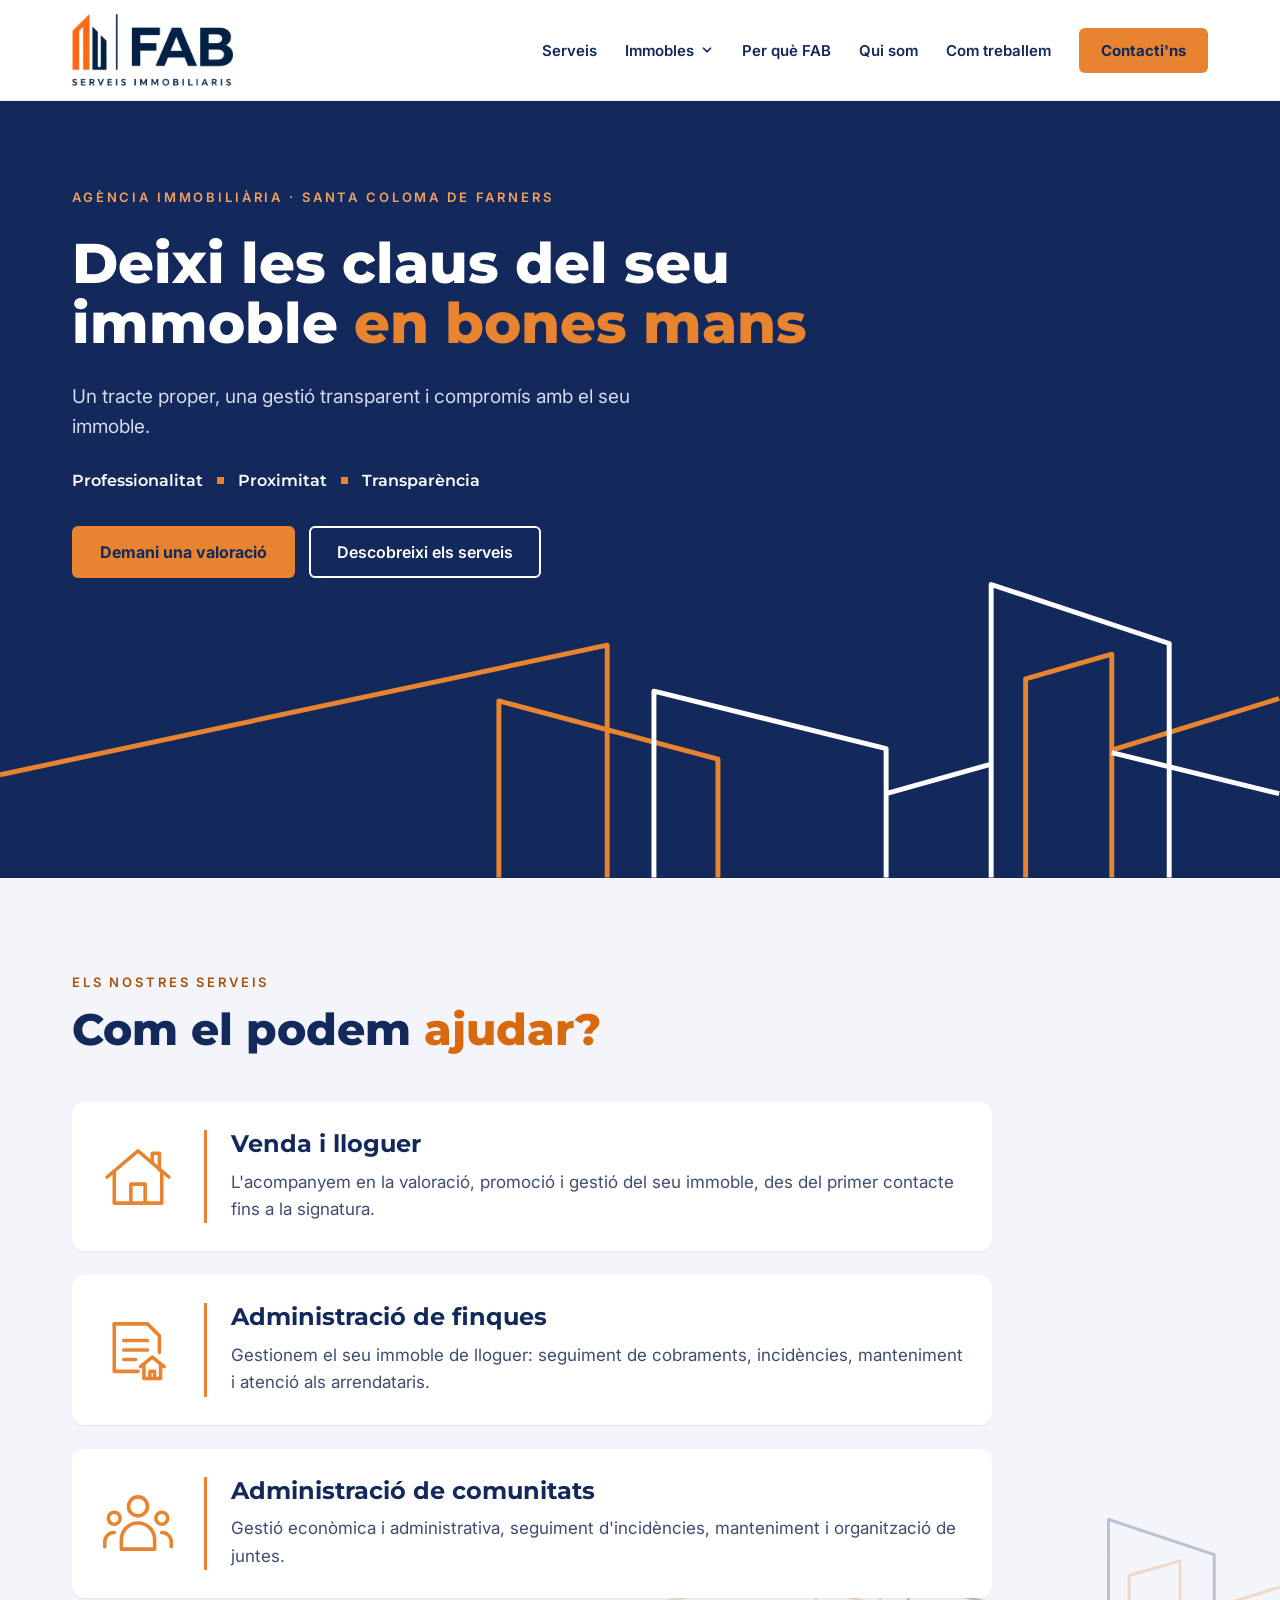
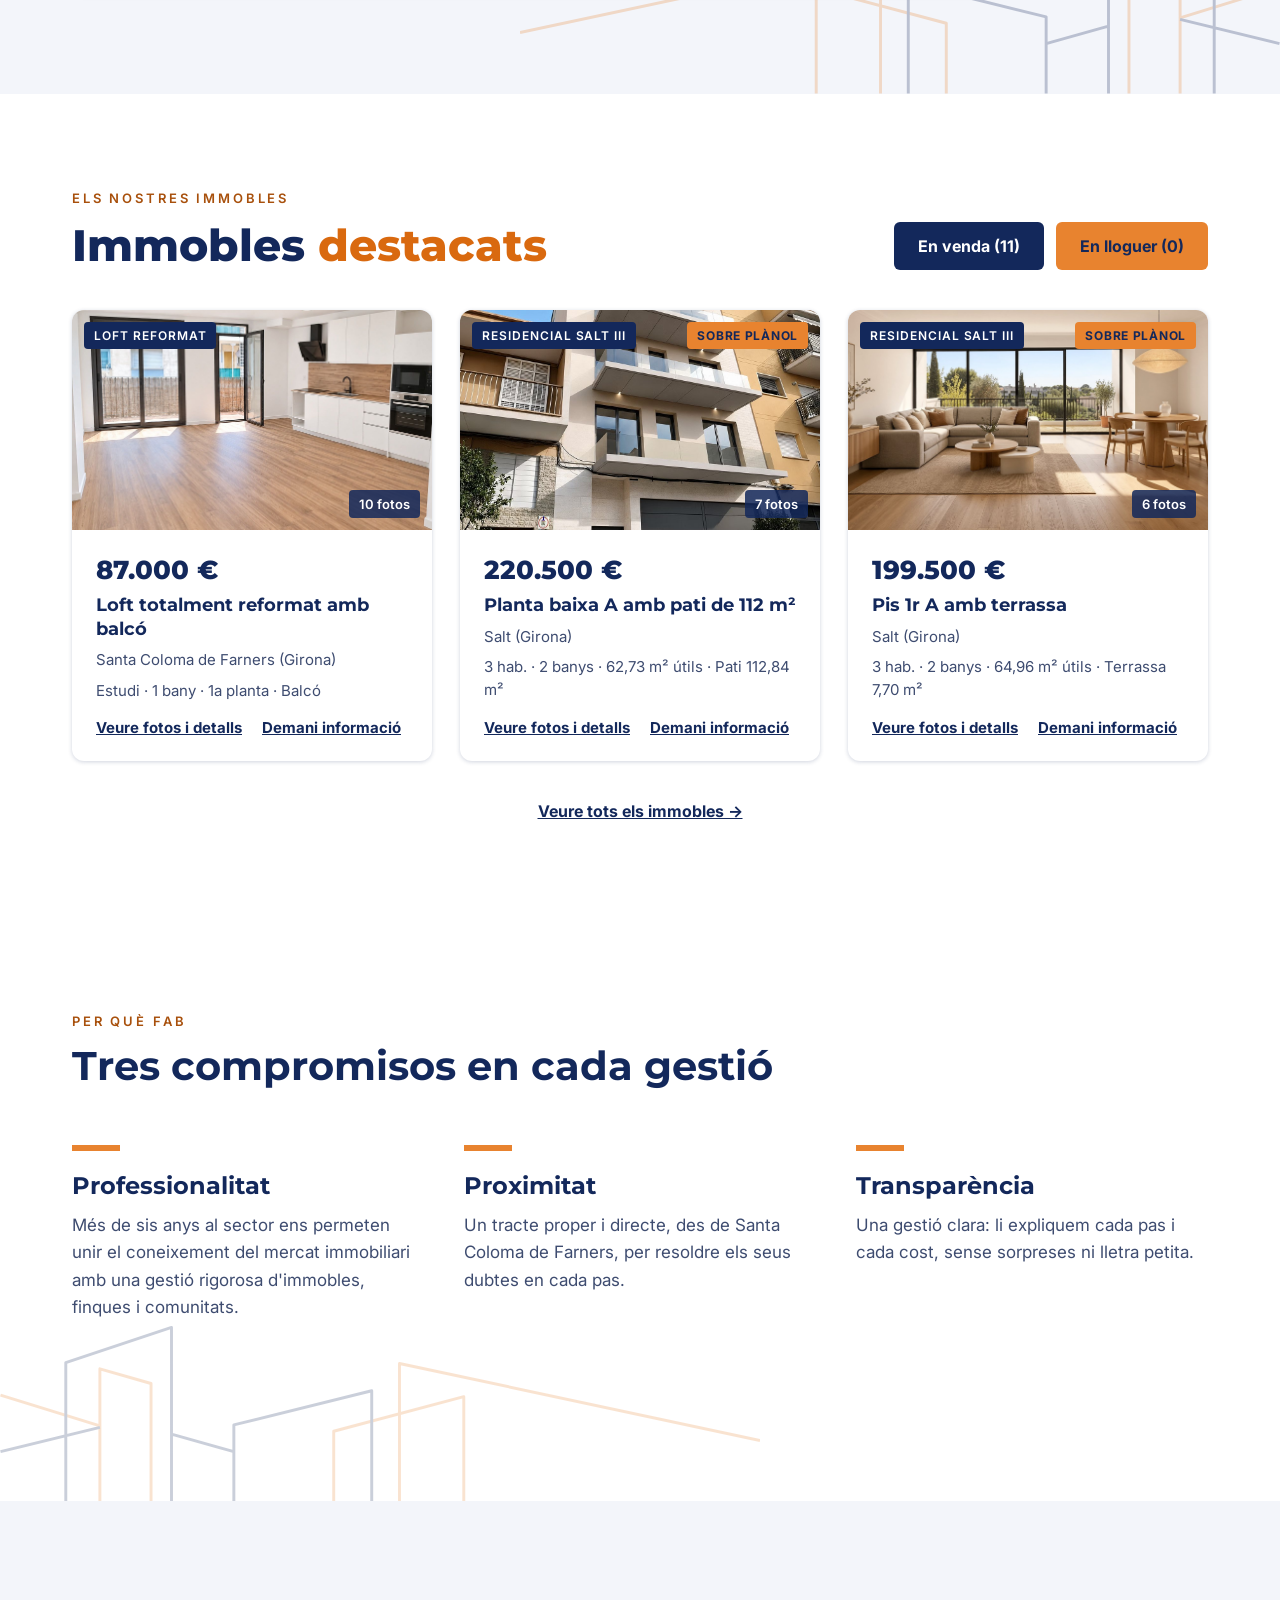
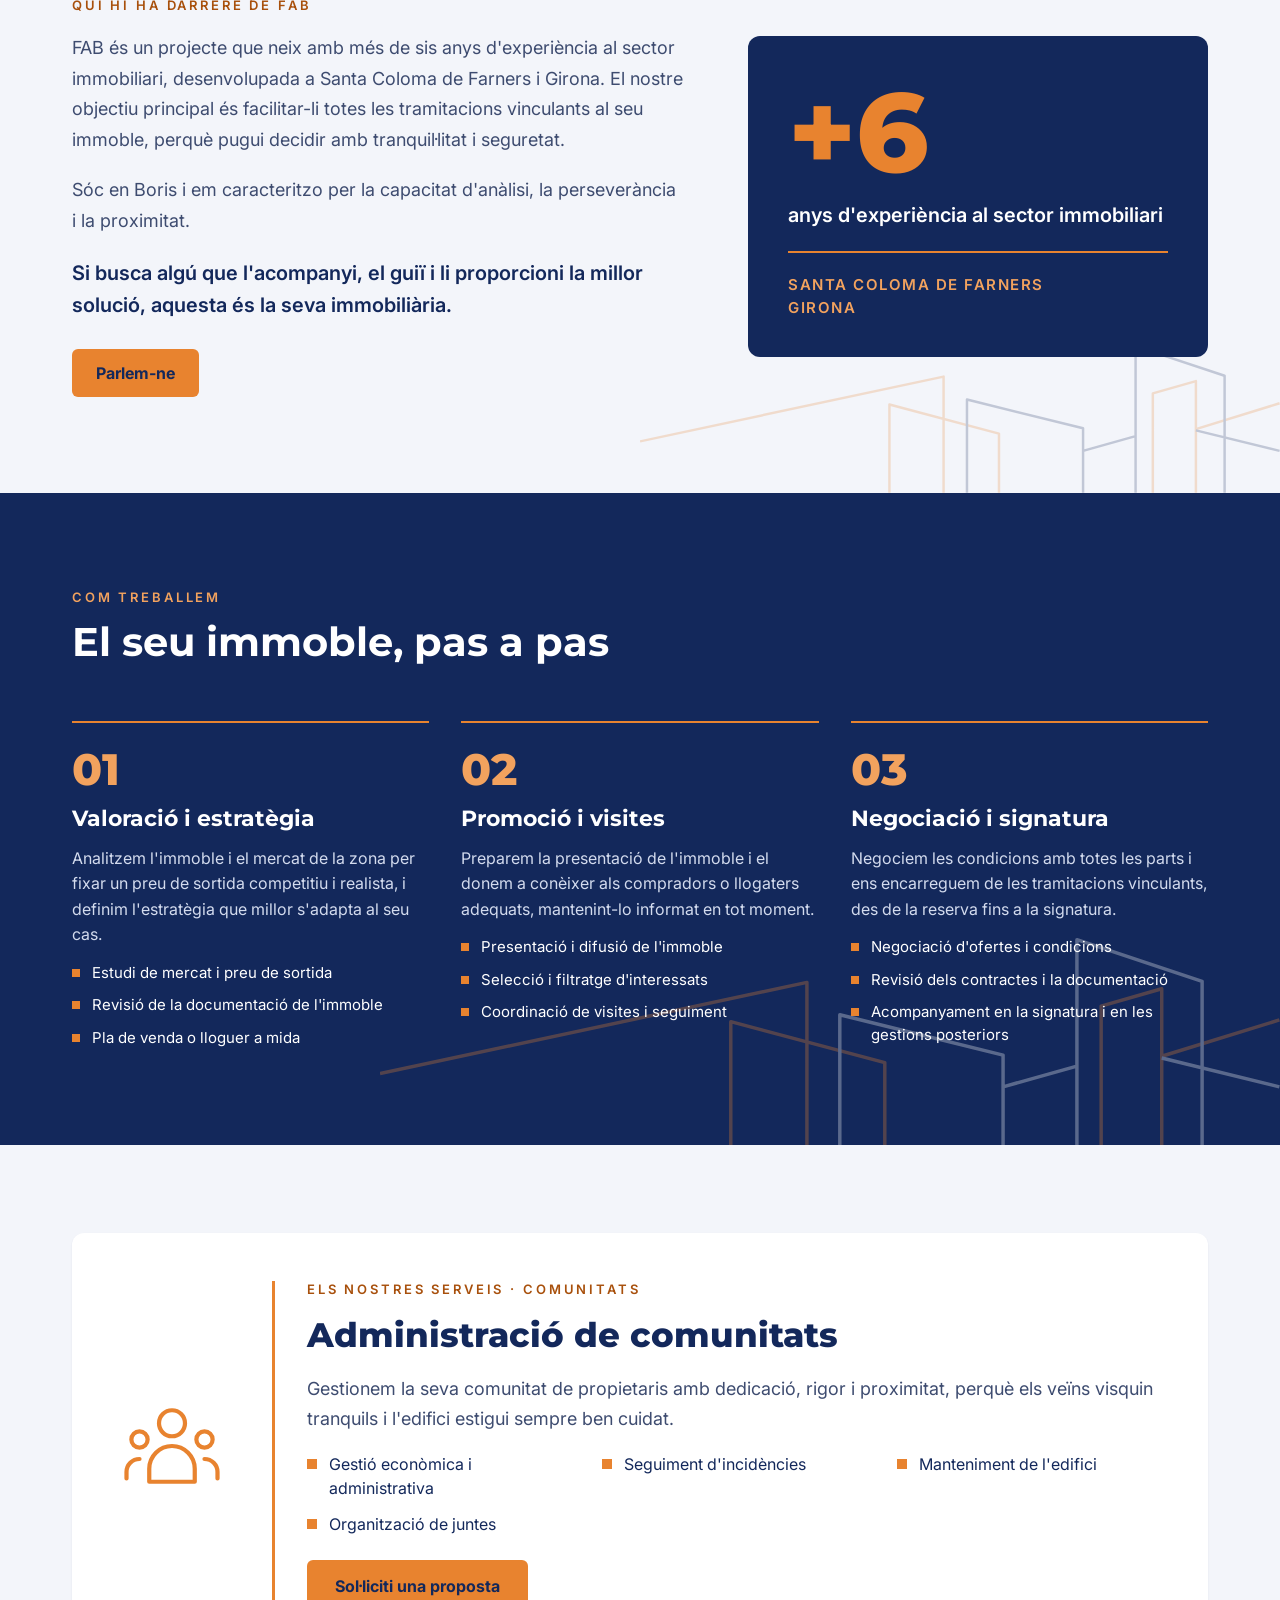
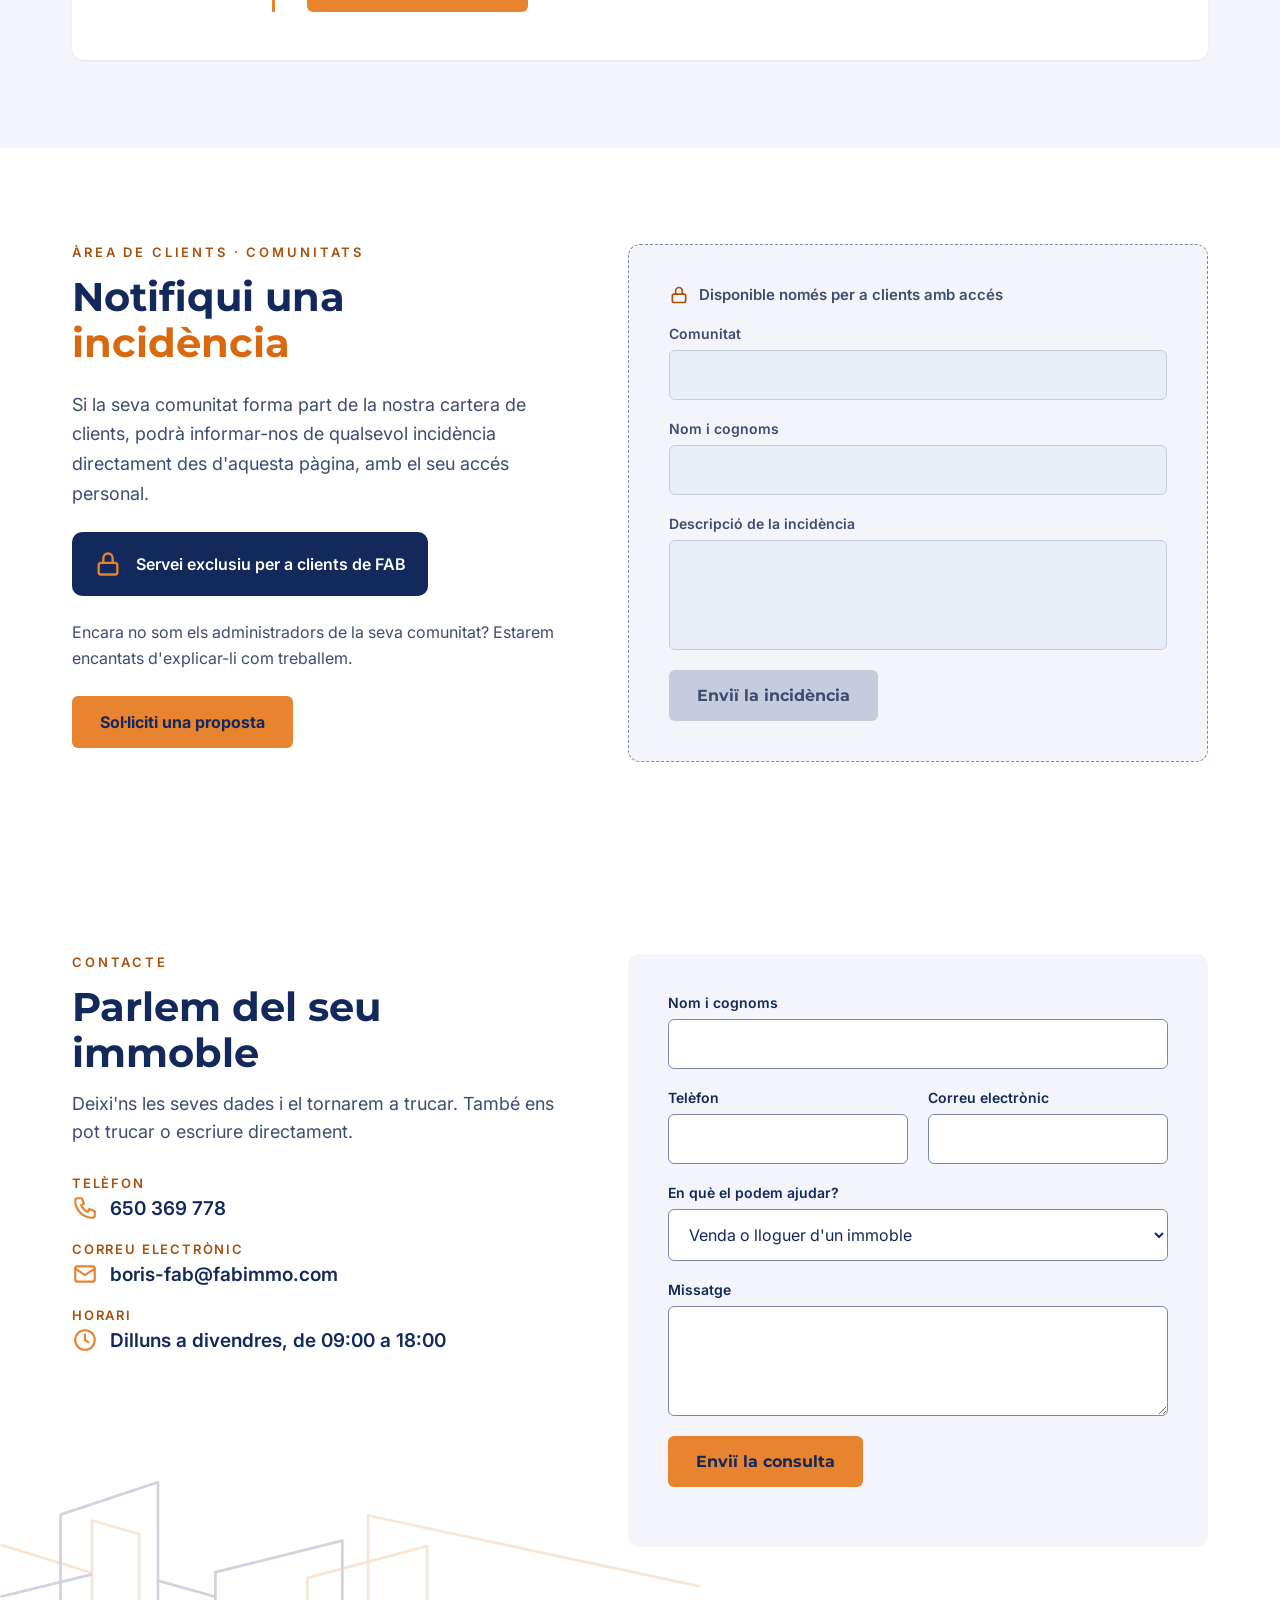
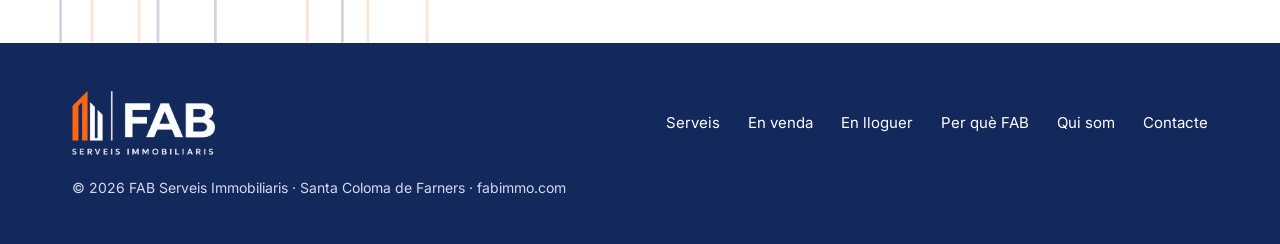
<file: index.html>
<!doctype html>
<html lang="ca">
<head>
<meta charset="utf-8">
<meta name="viewport" content="width=device-width, initial-scale=1">
<title>FAB Serveis Immobiliaris · Santa Coloma de Farners</title>
<meta name="description" content="FAB Serveis Immobiliaris: venda i lloguer, administració de finques i administració de comunitats a Santa Coloma de Farners i Girona.">
<meta name="theme-color" content="#13285B">
<link rel="icon" type="image/png" href="logo-web.png">
<link rel="preconnect" href="https://fonts.googleapis.com">
<link rel="preconnect" href="https://fonts.gstatic.com" crossorigin>
<link href="https://fonts.googleapis.com/css2?family=Inter:wght@400;500;600&family=Montserrat:wght@500;600;700;800&display=swap" rel="stylesheet">
<style>html{scroll-behavior:smooth}
body{margin:0;font-family:Inter,system-ui,sans-serif;color:#13285B;background:#FFFFFF}
h1,h2,h3{font-family:Montserrat,system-ui,sans-serif;margin:0}
p{margin:0}
a{color:#13285B}a:hover{color:#A8500C}
a:focus-visible,button:focus-visible,input:focus-visible,select:focus-visible,textarea:focus-visible{outline:3px solid #E8832F;outline-offset:2px}

[hidden]{display:none!important}
</style>
<link rel="stylesheet" href="immobles.css">
</head>
<body>
<div style="min-width: 0; background: #FFFFFF">

<header style="background: #FFFFFF; border-bottom: 1px solid #E3E8F2">
<div style="max-width: 1200px; margin: 0 auto; padding: 14px 32px; box-sizing: border-box; display: flex; flex-wrap: wrap; align-items: center; justify-content: space-between; gap: 16px">
<a href="#inici" style="display: block; line-height: 0">
<img src="logo-web.png" alt="FAB Serveis Immobiliaris, inici" style="height: 72px; width: auto; display: block">
</a>
<nav aria-label="Principal" style="display: flex; flex-wrap: wrap; align-items: center; gap: 8px 28px">
<a href="#serveis" style="font-size: 15px; font-weight: 600; text-decoration: none; padding: 10px 0">Serveis</a>
<button type="button" aria-haspopup="true" id="menuBtn" aria-expanded="false" style="font-family: Inter, sans-serif; font-size: 15px; font-weight: 600; color: #13285B; background: none; border: 0; padding: 10px 0; cursor: pointer; display: flex; align-items: center; gap: 6px">Immobles
<svg id="chevUp" hidden width="14" height="14" viewBox="0 0 24 24" fill="none" stroke="#13285B" stroke-width="3" stroke-linecap="round" stroke-linejoin="round" aria-hidden="true"><path d="m6 15 6-6 6 6"></path></svg>
<svg id="chevDown" width="14" height="14" viewBox="0 0 24 24" fill="none" stroke="#13285B" stroke-width="3" stroke-linecap="round" stroke-linejoin="round" aria-hidden="true"><path d="m6 9 6 6 6-6"></path></svg>
</button>
<a href="#per-que-fab" style="font-size: 15px; font-weight: 600; text-decoration: none; padding: 10px 0">Per què FAB</a>
<a href="#qui-som" style="font-size: 15px; font-weight: 600; text-decoration: none; padding: 10px 0">Qui som</a>
<a href="#com-treballem" style="font-size: 15px; font-weight: 600; text-decoration: none; padding: 10px 0">Com treballem</a>
<a href="#contacte" style="font-size: 15px; font-weight: 700; text-decoration: none; background: #E8832F; color: #13285B; padding: 13px 22px; border-radius: 6px">Contacti'ns</a>
</nav>
</div>
<div id="menuPanel" hidden style="background: #F3F5FA; border-top: 1px solid #E3E8F2">
<div style="max-width: 1200px; margin: 0 auto; padding: 18px 32px; box-sizing: border-box; display: flex; flex-wrap: wrap; align-items: center; gap: 12px 16px">
<span style="font-size: 13px; font-weight: 600; letter-spacing: 0.18em; color: #A8500C; margin-right: 8px">ELS NOSTRES IMMOBLES</span>
<a href="immobles.html?op=venda" style="font-size: 16px; font-weight: 700; text-decoration: none; background: #13285B; color: #FFFFFF; padding: 12px 24px; border-radius: 6px">En venda</a>
<a href="immobles.html?op=lloguer" style="font-size: 16px; font-weight: 700; text-decoration: none; background: #E8832F; color: #13285B; padding: 12px 24px; border-radius: 6px">En lloguer</a>
</div>
</div>
</header>

<section id="inici" style="background: #13285B; color: #FFFFFF; position: relative; overflow: hidden; z-index: 0">
<svg viewBox="0 0 1560 360" aria-hidden="true" style="position: absolute; left: 0; bottom: 0; width: 100%; height: auto; z-index: -1; color: #FFFFFF">
<path d="M0 235 L740 77 V360 M608 360 V145 L875 216 V360 M1250 360 V118 L1355 88 V360 M1355 205 L1559 142" fill="none" stroke="#E8832F" stroke-width="6" stroke-linejoin="round"></path>
<path d="M797 360 V133 L1080 203 V360 M1080 258 L1208 222 M1208 360 V3 L1425 75 V360 M1355 208 L1559 258" fill="none" stroke="currentColor" stroke-width="6" stroke-linejoin="round"></path>
</svg>
<div style="max-width: 1200px; margin: 0 auto; padding: 88px 32px 300px; box-sizing: border-box; display: flex; flex-wrap: wrap; align-items: center; gap: 56px">
<div style="flex: 1 1 460px; max-width: 760px; min-width: 0; display: flex; flex-direction: column; gap: 28px">
<span style="font-size: 13px; font-weight: 600; letter-spacing: 0.22em; color: #F2A25E">AGÈNCIA IMMOBILIÀRIA · SANTA COLOMA DE FARNERS</span>
<h1 style="font-size: clamp(38px, 9vw, 56px); line-height: 1.08; font-weight: 800; color: #FFFFFF; overflow-wrap: break-word">Deixi les claus del seu immoble <span style="color: #E8832F">en bones mans</span></h1>
<p style="font-size: 19px; line-height: 1.6; color: #D3DBEE; max-width: 560px">Un tracte proper, una gestió transparent i compromís amb el seu immoble.</p>
<p style="font-family: Montserrat, sans-serif; font-size: 16px; font-weight: 600; color: #FFFFFF; display: flex; flex-wrap: wrap; align-items: center; gap: 10px 14px">
<span>Professionalitat</span><span aria-hidden="true" style="width: 7px; height: 7px; background: #E8832F"></span><span>Proximitat</span><span aria-hidden="true" style="width: 7px; height: 7px; background: #E8832F"></span><span>Transparència</span>
</p>
<div style="display: flex; flex-wrap: wrap; gap: 14px; padding-top: 8px">
<a href="#contacte" style="font-size: 16px; font-weight: 700; text-decoration: none; background: #E8832F; color: #13285B; padding: 16px 28px; border-radius: 6px">Demani una valoració</a>
<a href="#serveis" style="font-size: 16px; font-weight: 600; text-decoration: none; color: #FFFFFF; border: 2px solid #FFFFFF; padding: 14px 26px; border-radius: 6px">Descobreixi els serveis</a>
</div>
</div>
</div>
</section>

<section id="serveis" style="background: #F3F5FA; position: relative; overflow: hidden; z-index: 0">
<svg viewBox="0 0 1560 360" aria-hidden="true" style="position: absolute; right: 0; bottom: 0; width: 760px; max-width: 70%; height: auto; z-index: -1; opacity: 0.25; color: #13285B">
<path d="M0 235 L740 77 V360 M608 360 V145 L875 216 V360 M1250 360 V118 L1355 88 V360 M1355 205 L1559 142" fill="none" stroke="#E8832F" stroke-width="6" stroke-linejoin="round"></path>
<path d="M797 360 V133 L1080 203 V360 M1080 258 L1208 222 M1208 360 V3 L1425 75 V360 M1355 208 L1559 258" fill="none" stroke="currentColor" stroke-width="6" stroke-linejoin="round"></path>
</svg>
<div style="max-width: 1200px; margin: 0 auto; padding: 96px 32px; box-sizing: border-box; display: flex; flex-direction: column; gap: 48px">
<div style="display: flex; flex-direction: column; gap: 14px; max-width: 680px">
<span style="font-size: 13px; font-weight: 600; letter-spacing: 0.22em; color: #A8500C">ELS NOSTRES SERVEIS</span>
<h2 style="font-size: 44px; line-height: 1.15; font-weight: 800">Com el podem <span style="color: #D9690F">ajudar?</span></h2>
</div>
<div style="display: flex; flex-direction: column; gap: 24px; max-width: 920px">

<article style="background: #FFFFFF; border-radius: 12px; padding: 28px; box-sizing: border-box; display: flex; flex-wrap: wrap; align-items: center; gap: 20px 28px; box-shadow: 0 1px 2px rgba(19,40,91,0.08)">
<svg width="76" height="76" viewBox="0 0 64 64" fill="none" stroke="#E8832F" stroke-width="3" stroke-linecap="round" stroke-linejoin="round" aria-hidden="true" style="flex: none"><path d="M6 32 32 10l26 22"></path><path d="M44 20v-8h6v14"></path><path d="M12 28v26h40V28"></path><path d="M26 54V38h12v16"></path></svg>
<div style="flex: 1 1 240px; min-width: 0; box-sizing: border-box; display: flex; flex-direction: column; gap: 10px; border-left: 3px solid #E8832F; padding-left: 24px; overflow-wrap: anywhere">
<h3 style="font-size: 24px; line-height: 1.2; font-weight: 700">Venda i lloguer</h3>
<p style="font-size: 17px; line-height: 1.6; color: #3E4C70">L'acompanyem en la valoració, promoció i gestió del seu immoble, des del primer contacte fins a la signatura.</p>
</div>
</article>

<article style="background: #FFFFFF; border-radius: 12px; padding: 28px; box-sizing: border-box; display: flex; flex-wrap: wrap; align-items: center; gap: 20px 28px; box-shadow: 0 1px 2px rgba(19,40,91,0.08)">
<svg width="76" height="76" viewBox="0 0 64 64" fill="none" stroke="#E8832F" stroke-width="3" stroke-linecap="round" stroke-linejoin="round" aria-hidden="true" style="flex: none"><path d="M12 10h28l10 10v14"></path><path d="M12 10v40h20"></path><path d="M20 24h20M20 32h20M20 40h10"></path><path d="M34 46l10-8 10 8"></path><path d="M37 44v12h14V44"></path><path d="M42 56v-6h4v6"></path></svg>
<div style="flex: 1 1 240px; min-width: 0; box-sizing: border-box; display: flex; flex-direction: column; gap: 10px; border-left: 3px solid #E8832F; padding-left: 24px; overflow-wrap: anywhere">
<h3 style="font-size: 24px; line-height: 1.2; font-weight: 700">Administració de finques</h3>
<p style="font-size: 17px; line-height: 1.6; color: #3E4C70">Gestionem el seu immoble de lloguer: seguiment de cobraments, incidències, manteniment i atenció als arrendataris.</p>
</div>
</article>

<article style="background: #FFFFFF; border-radius: 12px; padding: 28px; box-sizing: border-box; display: flex; flex-wrap: wrap; align-items: center; gap: 20px 28px; box-shadow: 0 1px 2px rgba(19,40,91,0.08)">
<svg width="76" height="76" viewBox="0 0 64 64" fill="none" stroke="#E8832F" stroke-width="3" stroke-linecap="round" stroke-linejoin="round" aria-hidden="true" style="flex: none"><circle cx="32" cy="18" r="8"></circle><path d="M18 54v-8a14 14 0 0 1 28 0v8z"></path><circle cx="12" cy="28" r="5"></circle><path d="M4 52v-4a8 8 0 0 1 8-8"></path><circle cx="52" cy="28" r="5"></circle><path d="M60 52v-4a8 8 0 0 0-8-8"></path></svg>
<div style="flex: 1 1 240px; min-width: 0; box-sizing: border-box; display: flex; flex-direction: column; gap: 10px; border-left: 3px solid #E8832F; padding-left: 24px; overflow-wrap: anywhere">
<h3 style="font-size: 24px; line-height: 1.2; font-weight: 700">Administració de comunitats</h3>
<p style="font-size: 17px; line-height: 1.6; color: #3E4C70">Gestió econòmica i administrativa, seguiment d'incidències, manteniment i organització de juntes.</p>
</div>
</article>

</div>
</div>
</section>

<section id="immobles" style="background: #FFFFFF">
<div style="max-width: 1200px; margin: 0 auto; padding: 96px 32px; box-sizing: border-box; display: flex; flex-direction: column; gap: 40px">
<div style="display: flex; flex-wrap: wrap; align-items: flex-end; justify-content: space-between; gap: 20px">
<div style="display: flex; flex-direction: column; gap: 14px">
<span style="font-size: 13px; font-weight: 600; letter-spacing: 0.22em; color: #A8500C">ELS NOSTRES IMMOBLES</span>
<h2 style="font-size: 44px; line-height: 1.15; font-weight: 800">Immobles <span style="color: #D9690F">destacats</span></h2>
</div>
<div style="display: flex; flex-wrap: wrap; gap: 12px">
<a href="immobles.html?op=venda" style="font-size: 16px; font-weight: 700; text-decoration: none; background: #13285B; color: #FFFFFF; padding: 14px 24px; border-radius: 6px">En venda <span id="nVenda"></span></a>
<a href="immobles.html?op=lloguer" style="font-size: 16px; font-weight: 700; text-decoration: none; background: #E8832F; color: #13285B; padding: 14px 24px; border-radius: 6px">En lloguer <span id="nLloguer"></span></a>
</div>
</div>
<div id="destacatsGrid" style="display: flex; flex-wrap: wrap; gap: 28px"></div>
<a href="immobles.html?op=venda" style="align-self: center; font-size: 16px; font-weight: 700">Veure tots els immobles →</a>
</div>
</section>

<section id="per-que-fab" style="background: #FFFFFF; position: relative; overflow: hidden; z-index: 0">
<svg viewBox="0 0 1560 360" aria-hidden="true" style="position: absolute; left: 0; bottom: 0; width: 760px; max-width: 70%; height: auto; z-index: -1; opacity: 0.22; color: #13285B; transform: scaleX(-1)">
<path d="M0 235 L740 77 V360 M608 360 V145 L875 216 V360 M1250 360 V118 L1355 88 V360 M1355 205 L1559 142" fill="none" stroke="#E8832F" stroke-width="6" stroke-linejoin="round"></path>
<path d="M797 360 V133 L1080 203 V360 M1080 258 L1208 222 M1208 360 V3 L1425 75 V360 M1355 208 L1559 258" fill="none" stroke="currentColor" stroke-width="6" stroke-linejoin="round"></path>
</svg>
<div style="max-width: 1200px; margin: 0 auto; padding: 96px 32px 180px; box-sizing: border-box; display: flex; flex-direction: column; gap: 56px">
<div style="display: flex; flex-direction: column; gap: 14px; max-width: 720px">
<span style="font-size: 13px; font-weight: 600; letter-spacing: 0.22em; color: #A8500C">PER QUÈ FAB</span>
<h2 style="font-size: 40px; line-height: 1.15; font-weight: 700">Tres compromisos en cada gestió</h2>
</div>
<div style="display: flex; flex-wrap: wrap; gap: 40px 40px">
<div style="flex: 1 1 280px; min-width: 0; display: flex; flex-direction: column; gap: 12px">
<div style="width: 48px; height: 6px; background: #E8832F"></div>
<h3 style="font-size: 24px; font-weight: 700; padding-top: 8px">Professionalitat</h3>
<p style="font-size: 17px; line-height: 1.6; color: #3E4C70">Més de sis anys al sector ens permeten unir el coneixement del mercat immobiliari amb una gestió rigorosa d'immobles, finques i comunitats.</p>
</div>
<div style="flex: 1 1 280px; min-width: 0; display: flex; flex-direction: column; gap: 12px">
<div style="width: 48px; height: 6px; background: #E8832F"></div>
<h3 style="font-size: 24px; font-weight: 700; padding-top: 8px">Proximitat</h3>
<p style="font-size: 17px; line-height: 1.6; color: #3E4C70">Un tracte proper i directe, des de Santa Coloma de Farners, per resoldre els seus dubtes en cada pas.</p>
</div>
<div style="flex: 1 1 280px; min-width: 0; display: flex; flex-direction: column; gap: 12px">
<div style="width: 48px; height: 6px; background: #E8832F"></div>
<h3 style="font-size: 24px; font-weight: 700; padding-top: 8px">Transparència</h3>
<p style="font-size: 17px; line-height: 1.6; color: #3E4C70">Una gestió clara: li expliquem cada pas i cada cost, sense sorpreses ni lletra petita.</p>
</div>
</div>
</div>
</section>

<section id="qui-som" style="background: #F3F5FA; position: relative; overflow: hidden; z-index: 0">
<svg viewBox="0 0 1560 360" aria-hidden="true" style="position: absolute; right: 0; bottom: 0; width: 640px; max-width: 70%; height: auto; z-index: -1; opacity: 0.22; color: #13285B">
<path d="M0 235 L740 77 V360 M608 360 V145 L875 216 V360 M1250 360 V118 L1355 88 V360 M1355 205 L1559 142" fill="none" stroke="#E8832F" stroke-width="6" stroke-linejoin="round"></path>
<path d="M797 360 V133 L1080 203 V360 M1080 258 L1208 222 M1208 360 V3 L1425 75 V360 M1355 208 L1559 258" fill="none" stroke="currentColor" stroke-width="6" stroke-linejoin="round"></path>
</svg>
<div style="max-width: 1200px; margin: 0 auto; padding: 96px 32px; box-sizing: border-box; display: flex; flex-wrap: wrap; align-items: center; gap: 48px 64px">
<div style="flex: 1 1 440px; min-width: 0; display: flex; flex-direction: column; gap: 20px">
<h2 style="font-family: Inter, sans-serif; font-size: 13px; font-weight: 600; letter-spacing: 0.22em; color: #A8500C">QUI HI HA DARRERE DE FAB</h2>
<p style="font-size: 18px; line-height: 1.7; color: #3E4C70">FAB és un projecte que neix amb més de sis anys d'experiència al sector immobiliari, desenvolupada a Santa Coloma de Farners i Girona. El nostre objectiu principal és facilitar-li totes les tramitacions vinculants al seu immoble, perquè pugui decidir amb tranquil·litat i seguretat.</p>
<p style="font-size: 18px; line-height: 1.7; color: #3E4C70">Sóc en Boris i em caracteritzo per la capacitat d'anàlisi, la perseverància i la proximitat.</p>
<p style="font-size: 20px; line-height: 1.6; font-weight: 600; color: #13285B">Si busca algú que l'acompanyi, el guiï i li proporcioni la millor solució, aquesta és la seva immobiliària.</p>
<a href="#contacte" style="align-self: flex-start; font-size: 16px; font-weight: 700; text-decoration: none; background: #E8832F; color: #13285B; padding: 14px 24px; border-radius: 6px; margin-top: 8px">Parlem-ne</a>
</div>
<div style="flex: 1 1 320px; max-width: 460px; min-width: 0; background: #13285B; border-radius: 12px; padding: 40px; box-sizing: border-box; display: flex; flex-direction: column; gap: 14px">
<span style="font-family: Montserrat, sans-serif; font-size: 112px; font-weight: 800; line-height: 1; color: #E8832F">+6</span>
<span style="font-size: 20px; font-weight: 600; line-height: 1.35; color: #FFFFFF">anys d'experiència al sector immobiliari</span>
<div style="width: 100%; height: 2px; background: #E8832F; margin: 8px 0"></div>
<div style="display: flex; flex-direction: column; gap: 4px; font-size: 15px; font-weight: 600; letter-spacing: 0.1em; color: #F2A25E; overflow-wrap: anywhere"><span>SANTA COLOMA DE FARNERS</span><span>GIRONA</span></div>
</div>
</div>
</section>

<section id="com-treballem" style="background: #13285B; color: #FFFFFF; position: relative; overflow: hidden; z-index: 0">
<svg viewBox="0 0 1560 360" aria-hidden="true" style="position: absolute; right: 0; bottom: 0; width: 900px; max-width: 80%; height: auto; z-index: -1; opacity: 0.3; color: #FFFFFF">
<path d="M0 235 L740 77 V360 M608 360 V145 L875 216 V360 M1250 360 V118 L1355 88 V360 M1355 205 L1559 142" fill="none" stroke="#E8832F" stroke-width="6" stroke-linejoin="round"></path>
<path d="M797 360 V133 L1080 203 V360 M1080 258 L1208 222 M1208 360 V3 L1425 75 V360 M1355 208 L1559 258" fill="none" stroke="currentColor" stroke-width="6" stroke-linejoin="round"></path>
</svg>
<div style="max-width: 1200px; margin: 0 auto; padding: 96px 32px; box-sizing: border-box; display: flex; flex-direction: column; gap: 56px">
<div style="display: flex; flex-direction: column; gap: 14px; max-width: 680px">
<span style="font-size: 13px; font-weight: 600; letter-spacing: 0.22em; color: #F2A25E">COM TREBALLEM</span>
<h2 style="font-size: 40px; line-height: 1.15; font-weight: 700; color: #FFFFFF">El seu immoble, pas a pas</h2>
</div>
<div style="display: flex; flex-wrap: wrap; gap: 32px">
<div style="flex: 1 1 240px; min-width: 0; display: flex; flex-direction: column; gap: 14px; border-top: 2px solid #E8832F; padding-top: 24px">
<span style="font-family: Montserrat, sans-serif; font-size: 44px; font-weight: 800; color: #F2A25E; line-height: 1">01</span>
<h3 style="font-size: 22px; font-weight: 700; color: #FFFFFF">Valoració i estratègia</h3>
<p style="font-size: 16px; line-height: 1.6; color: #D3DBEE">Analitzem l'immoble i el mercat de la zona per fixar un preu de sortida competitiu i realista, i definim l'estratègia que millor s'adapta al seu cas.</p>
<ul style="list-style: none; margin: 0; padding: 0; display: flex; flex-direction: column; gap: 10px">
<li style="display: flex; gap: 12px; align-items: flex-start; font-size: 15px; line-height: 1.5; color: #FFFFFF"><span style="flex: none; width: 8px; height: 8px; background: #E8832F; margin-top: 7px"></span>Estudi de mercat i preu de sortida</li>
<li style="display: flex; gap: 12px; align-items: flex-start; font-size: 15px; line-height: 1.5; color: #FFFFFF"><span style="flex: none; width: 8px; height: 8px; background: #E8832F; margin-top: 7px"></span>Revisió de la documentació de l'immoble</li>
<li style="display: flex; gap: 12px; align-items: flex-start; font-size: 15px; line-height: 1.5; color: #FFFFFF"><span style="flex: none; width: 8px; height: 8px; background: #E8832F; margin-top: 7px"></span>Pla de venda o lloguer a mida</li>
</ul>
</div>
<div style="flex: 1 1 240px; min-width: 0; display: flex; flex-direction: column; gap: 14px; border-top: 2px solid #E8832F; padding-top: 24px">
<span style="font-family: Montserrat, sans-serif; font-size: 44px; font-weight: 800; color: #F2A25E; line-height: 1">02</span>
<h3 style="font-size: 22px; font-weight: 700; color: #FFFFFF">Promoció i visites</h3>
<p style="font-size: 16px; line-height: 1.6; color: #D3DBEE">Preparem la presentació de l'immoble i el donem a conèixer als compradors o llogaters adequats, mantenint-lo informat en tot moment.</p>
<ul style="list-style: none; margin: 0; padding: 0; display: flex; flex-direction: column; gap: 10px">
<li style="display: flex; gap: 12px; align-items: flex-start; font-size: 15px; line-height: 1.5; color: #FFFFFF"><span style="flex: none; width: 8px; height: 8px; background: #E8832F; margin-top: 7px"></span>Presentació i difusió de l'immoble</li>
<li style="display: flex; gap: 12px; align-items: flex-start; font-size: 15px; line-height: 1.5; color: #FFFFFF"><span style="flex: none; width: 8px; height: 8px; background: #E8832F; margin-top: 7px"></span>Selecció i filtratge d'interessats</li>
<li style="display: flex; gap: 12px; align-items: flex-start; font-size: 15px; line-height: 1.5; color: #FFFFFF"><span style="flex: none; width: 8px; height: 8px; background: #E8832F; margin-top: 7px"></span>Coordinació de visites i seguiment</li>
</ul>
</div>
<div style="flex: 1 1 240px; min-width: 0; display: flex; flex-direction: column; gap: 14px; border-top: 2px solid #E8832F; padding-top: 24px">
<span style="font-family: Montserrat, sans-serif; font-size: 44px; font-weight: 800; color: #F2A25E; line-height: 1">03</span>
<h3 style="font-size: 22px; font-weight: 700; color: #FFFFFF">Negociació i signatura</h3>
<p style="font-size: 16px; line-height: 1.6; color: #D3DBEE">Negociem les condicions amb totes les parts i ens encarreguem de les tramitacions vinculants, des de la reserva fins a la signatura.</p>
<ul style="list-style: none; margin: 0; padding: 0; display: flex; flex-direction: column; gap: 10px">
<li style="display: flex; gap: 12px; align-items: flex-start; font-size: 15px; line-height: 1.5; color: #FFFFFF"><span style="flex: none; width: 8px; height: 8px; background: #E8832F; margin-top: 7px"></span>Negociació d'ofertes i condicions</li>
<li style="display: flex; gap: 12px; align-items: flex-start; font-size: 15px; line-height: 1.5; color: #FFFFFF"><span style="flex: none; width: 8px; height: 8px; background: #E8832F; margin-top: 7px"></span>Revisió dels contractes i la documentació</li>
<li style="display: flex; gap: 12px; align-items: flex-start; font-size: 15px; line-height: 1.5; color: #FFFFFF"><span style="flex: none; width: 8px; height: 8px; background: #E8832F; margin-top: 7px"></span>Acompanyament en la signatura i en les gestions posteriors</li>
</ul>
</div>
</div>
</div>
</section>

<section id="comunitats" style="background: #F3F5FA">
<div style="max-width: 1200px; margin: 0 auto; padding: 88px 32px; box-sizing: border-box">
<article style="background: #FFFFFF; border-radius: 12px; padding: 48px; box-sizing: border-box; display: flex; flex-wrap: wrap; align-items: center; gap: 32px 48px; box-shadow: 0 1px 2px rgba(19,40,91,0.08)">
<svg width="104" height="104" viewBox="0 0 64 64" fill="none" stroke="#E8832F" stroke-width="2.6" stroke-linecap="round" stroke-linejoin="round" aria-hidden="true" style="flex: none"><circle cx="32" cy="18" r="8"></circle><path d="M18 54v-8a14 14 0 0 1 28 0v8z"></path><circle cx="12" cy="28" r="5"></circle><path d="M4 52v-4a8 8 0 0 1 8-8"></path><circle cx="52" cy="28" r="5"></circle><path d="M60 52v-4a8 8 0 0 0-8-8"></path></svg>
<div style="flex: 1 1 360px; min-width: 0; box-sizing: border-box; display: flex; flex-direction: column; gap: 18px; border-left: 3px solid #E8832F; padding-left: 32px; overflow-wrap: anywhere">
<h2 style="font-family: Inter, sans-serif; font-size: 13px; font-weight: 600; letter-spacing: 0.22em; color: #A8500C">ELS NOSTRES SERVEIS · COMUNITATS</h2>
<h3 style="font-size: 34px; line-height: 1.2; font-weight: 800">Administració de comunitats</h3>
<p style="font-size: 18px; line-height: 1.65; color: #3E4C70">Gestionem la seva comunitat de propietaris amb dedicació, rigor i proximitat, perquè els veïns visquin tranquils i l'edifici estigui sempre ben cuidat.</p>
<ul style="list-style: none; margin: 0; padding: 0; display: flex; flex-wrap: wrap; gap: 12px 32px">
<li style="flex: 1 1 240px; min-width: 0; display: flex; gap: 12px; align-items: flex-start; font-size: 16px; line-height: 1.5"><span style="flex: none; width: 10px; height: 10px; background: #E8832F; margin-top: 7px"></span>Gestió econòmica i administrativa</li>
<li style="flex: 1 1 240px; min-width: 0; display: flex; gap: 12px; align-items: flex-start; font-size: 16px; line-height: 1.5"><span style="flex: none; width: 10px; height: 10px; background: #E8832F; margin-top: 7px"></span>Seguiment d'incidències</li>
<li style="flex: 1 1 240px; min-width: 0; display: flex; gap: 12px; align-items: flex-start; font-size: 16px; line-height: 1.5"><span style="flex: none; width: 10px; height: 10px; background: #E8832F; margin-top: 7px"></span>Manteniment de l'edifici</li>
<li style="flex: 1 1 240px; min-width: 0; display: flex; gap: 12px; align-items: flex-start; font-size: 16px; line-height: 1.5"><span style="flex: none; width: 10px; height: 10px; background: #E8832F; margin-top: 7px"></span>Organització de juntes</li>
</ul>
<a href="#contacte" style="align-self: flex-start; font-size: 16px; font-weight: 700; text-decoration: none; background: #E8832F; color: #13285B; padding: 16px 28px; border-radius: 6px; margin-top: 6px">Sol·liciti una proposta</a>
</div>
</article>
</div>
</section>

<section id="incidencies" style="background: #FFFFFF">
<div style="max-width: 1200px; margin: 0 auto; padding: 96px 32px; box-sizing: border-box; display: flex; flex-wrap: wrap; gap: 48px 56px">
<div style="flex: 1 1 360px; min-width: 0; display: flex; flex-direction: column; gap: 24px">
<div style="display: flex; flex-direction: column; gap: 14px">
<span style="font-size: 13px; font-weight: 600; letter-spacing: 0.22em; color: #A8500C">ÀREA DE CLIENTS · COMUNITATS</span>
<h2 style="font-size: 40px; line-height: 1.15; font-weight: 700">Notifiqui una <span style="color: #D9690F">incidència</span></h2>
</div>
<p style="font-size: 18px; line-height: 1.65; color: #3E4C70">Si la seva comunitat forma part de la nostra cartera de clients, podrà informar-nos de qualsevol incidència directament des d'aquesta pàgina, amb el seu accés personal.</p>
<div style="display: flex; align-items: center; gap: 14px; background: #13285B; color: #FFFFFF; border-radius: 10px; padding: 18px 22px; align-self: flex-start; max-width: 100%; box-sizing: border-box">
<svg width="28" height="28" viewBox="0 0 24 24" fill="none" stroke="#E8832F" stroke-width="2" stroke-linecap="round" stroke-linejoin="round" aria-hidden="true" style="flex: none"><rect x="4" y="11" width="16" height="10" rx="2"></rect><path d="M8 11V7a4 4 0 0 1 8 0v4"></path></svg>
<span style="font-size: 16px; font-weight: 600; line-height: 1.4">Servei exclusiu per a clients de FAB</span>
</div>
<p style="font-size: 16px; line-height: 1.6; color: #3E4C70">Encara no som els administradors de la seva comunitat? Estarem encantats d'explicar-li com treballem.</p>
<a href="#contacte" style="align-self: flex-start; font-size: 16px; font-weight: 700; text-decoration: none; background: #E8832F; color: #13285B; padding: 16px 28px; border-radius: 6px">Sol·liciti una proposta</a>
</div>
<form aria-label="Formulari d'incidències, disponible només per a clients" style="flex: 1 1 440px; min-width: 0; background: #F3F5FA; border: 1px dashed #7B88A8; border-radius: 12px; padding: 40px; box-sizing: border-box; display: flex; flex-direction: column; gap: 20px">
<p style="display: flex; align-items: center; gap: 10px; font-size: 15px; font-weight: 600; color: #3E4C70">
<svg width="20" height="20" viewBox="0 0 24 24" fill="none" stroke="#A8500C" stroke-width="2" stroke-linecap="round" stroke-linejoin="round" aria-hidden="true" style="flex: none"><rect x="4" y="11" width="16" height="10" rx="2"></rect><path d="M8 11V7a4 4 0 0 1 8 0v4"></path></svg>
Disponible només per a clients amb accés
</p>
<div style="display: flex; flex-direction: column; gap: 8px">
<label for="inc-comunitat" style="font-size: 14px; font-weight: 600; color: #3E4C70">Comunitat</label>
<input id="inc-comunitat" type="text" disabled style="width: 100%; box-sizing: border-box; font-family: Inter, sans-serif; font-size: 16px; padding: 14px 16px; border: 1px solid #C5CCDD; border-radius: 6px; background: #E9EDF5; color: #5B6787; cursor: not-allowed">
</div>
<div style="display: flex; flex-direction: column; gap: 8px">
<label for="inc-nom" style="font-size: 14px; font-weight: 600; color: #3E4C70">Nom i cognoms</label>
<input id="inc-nom" type="text" disabled style="width: 100%; box-sizing: border-box; font-family: Inter, sans-serif; font-size: 16px; padding: 14px 16px; border: 1px solid #C5CCDD; border-radius: 6px; background: #E9EDF5; color: #5B6787; cursor: not-allowed">
</div>
<div style="display: flex; flex-direction: column; gap: 8px">
<label for="inc-descripcio" style="font-size: 14px; font-weight: 600; color: #3E4C70">Descripció de la incidència</label>
<textarea id="inc-descripcio" rows="4" disabled style="width: 100%; box-sizing: border-box; font-family: Inter, sans-serif; font-size: 16px; padding: 14px 16px; border: 1px solid #C5CCDD; border-radius: 6px; background: #E9EDF5; color: #5B6787; resize: none; cursor: not-allowed"></textarea>
</div>
<button type="button" disabled style="font-family: Montserrat, sans-serif; font-size: 16px; font-weight: 700; background: #C5CCDD; color: #3E4C70; border: 0; padding: 16px 28px; border-radius: 6px; cursor: not-allowed; align-self: flex-start">Enviï la incidència</button>
</form>
</div>
</section>

<section id="contacte" style="background: #FFFFFF; position: relative; overflow: hidden; z-index: 0">
<svg viewBox="0 0 1560 360" aria-hidden="true" style="position: absolute; left: 0; bottom: 0; width: 700px; max-width: 70%; height: auto; z-index: -1; opacity: 0.2; color: #13285B; transform: scaleX(-1)">
<path d="M0 235 L740 77 V360 M608 360 V145 L875 216 V360 M1250 360 V118 L1355 88 V360 M1355 205 L1559 142" fill="none" stroke="#E8832F" stroke-width="6" stroke-linejoin="round"></path>
<path d="M797 360 V133 L1080 203 V360 M1080 258 L1208 222 M1208 360 V3 L1425 75 V360 M1355 208 L1559 258" fill="none" stroke="currentColor" stroke-width="6" stroke-linejoin="round"></path>
</svg>
<div style="max-width: 1200px; margin: 0 auto; padding: 96px 32px; box-sizing: border-box; display: flex; flex-wrap: wrap; gap: 56px">
<div style="flex: 1 1 360px; min-width: 0; display: flex; flex-direction: column; gap: 28px">
<div style="display: flex; flex-direction: column; gap: 14px">
<span style="font-size: 13px; font-weight: 600; letter-spacing: 0.22em; color: #A8500C">CONTACTE</span>
<h2 style="font-size: 40px; line-height: 1.15; font-weight: 700">Parlem del seu immoble</h2>
<p style="font-size: 18px; line-height: 1.6; color: #3E4C70">Deixi'ns les seves dades i el tornarem a trucar. També ens pot trucar o escriure directament.</p>
</div>
<dl style="margin: 0; display: flex; flex-direction: column; gap: 20px">
<div style="display: flex; flex-direction: column; gap: 4px">
<dt style="font-size: 13px; font-weight: 600; letter-spacing: 0.14em; color: #A8500C">TELÈFON</dt>
<dd style="margin: 0; font-size: 19px; font-weight: 600; display: flex; align-items: center; gap: 12px">
<svg width="26" height="26" viewBox="0 0 24 24" fill="none" stroke="#E8832F" stroke-width="2" stroke-linecap="round" stroke-linejoin="round" aria-hidden="true"><path d="M5 3h4l2 5-2.5 1.5a11 11 0 0 0 6 6L16 13l5 2v4a2 2 0 0 1-2 2A16 16 0 0 1 3 5a2 2 0 0 1 2-2z"></path></svg>
<a href="tel:650369778" style="text-decoration: none">650 369 778</a>
</dd>
</div>
<div style="display: flex; flex-direction: column; gap: 4px">
<dt style="font-size: 13px; font-weight: 600; letter-spacing: 0.14em; color: #A8500C">CORREU ELECTRÒNIC</dt>
<dd style="margin: 0; font-size: 19px; font-weight: 600; display: flex; align-items: center; gap: 12px">
<svg width="26" height="26" viewBox="0 0 24 24" fill="none" stroke="#E8832F" stroke-width="2" stroke-linecap="round" stroke-linejoin="round" aria-hidden="true"><rect x="3" y="5" width="18" height="14" rx="2"></rect><path d="m3 7 9 6 9-6"></path></svg>
<a href="mailto:boris-fab@fabimmo.com" style="text-decoration: none; overflow-wrap: anywhere">boris-fab@fabimmo.com</a>
</dd>
</div>
<div style="display: flex; flex-direction: column; gap: 4px">
<dt style="font-size: 13px; font-weight: 600; letter-spacing: 0.14em; color: #A8500C">HORARI</dt>
<dd style="margin: 0; font-size: 19px; font-weight: 600; display: flex; align-items: center; gap: 12px">
<svg width="26" height="26" viewBox="0 0 24 24" fill="none" stroke="#E8832F" stroke-width="2" stroke-linecap="round" stroke-linejoin="round" aria-hidden="true"><circle cx="12" cy="12" r="9"></circle><path d="M12 7v5l3 2"></path></svg>
<span>Dilluns a divendres, de 09:00 a 18:00</span>
</dd>
</div>
</dl>
</div>
<form id="contactForm" style="flex: 1 1 440px; min-width: 0; background: #F3F5FA; border-radius: 12px; padding: 40px; box-sizing: border-box; display: flex; flex-direction: column; gap: 20px">
<div style="display: flex; flex-direction: column; gap: 8px">
<label for="nom" style="font-size: 14px; font-weight: 600">Nom i cognoms</label>
<input id="nom" type="text" name="nom" required autocomplete="name" style="width: 100%; box-sizing: border-box; font-family: Inter, sans-serif; font-size: 16px; padding: 14px 16px; border: 1px solid #7B88A8; border-radius: 6px; background: #FFFFFF; color: #13285B">
</div>
<div style="display: flex; flex-wrap: wrap; gap: 20px">
<div style="flex: 1 1 200px; min-width: 0; display: flex; flex-direction: column; gap: 8px">
<label for="telefon" style="font-size: 14px; font-weight: 600">Telèfon</label>
<input id="telefon" type="tel" name="telefon" autocomplete="tel" style="width: 100%; box-sizing: border-box; font-family: Inter, sans-serif; font-size: 16px; padding: 14px 16px; border: 1px solid #7B88A8; border-radius: 6px; background: #FFFFFF; color: #13285B">
</div>
<div style="flex: 1 1 200px; min-width: 0; display: flex; flex-direction: column; gap: 8px">
<label for="correu" style="font-size: 14px; font-weight: 600">Correu electrònic</label>
<input id="correu" type="email" name="correu" required autocomplete="email" style="width: 100%; box-sizing: border-box; font-family: Inter, sans-serif; font-size: 16px; padding: 14px 16px; border: 1px solid #7B88A8; border-radius: 6px; background: #FFFFFF; color: #13285B">
</div>
</div>
<div style="display: flex; flex-direction: column; gap: 8px">
<label for="servei" style="font-size: 14px; font-weight: 600">En què el podem ajudar?</label>
<select id="servei" style="width: 100%; box-sizing: border-box; font-family: Inter, sans-serif; font-size: 16px; padding: 14px 16px; border: 1px solid #7B88A8; border-radius: 6px; background: #FFFFFF; color: #13285B">
<option>Venda o lloguer d'un immoble</option>
<option>Administració de finques (lloguer)</option>
<option>Administració de la meva comunitat</option>
<option>Una altra consulta</option>
</select>
</div>
<div style="display: flex; flex-direction: column; gap: 8px">
<label for="missatge" style="font-size: 14px; font-weight: 600">Missatge</label>
<textarea id="missatge" rows="4" name="missatge" required style="width: 100%; box-sizing: border-box; font-family: Inter, sans-serif; font-size: 16px; padding: 14px 16px; border: 1px solid #7B88A8; border-radius: 6px; background: #FFFFFF; color: #13285B; resize: vertical"></textarea>
</div>
<input type="checkbox" id="botcheck" tabindex="-1" autocomplete="off" style="display: none">
<button type="submit" id="send" style="font-family: Montserrat, sans-serif; font-size: 16px; font-weight: 700; border: 0; cursor: pointer; background: #E8832F; color: #13285B; padding: 16px 28px; border-radius: 6px; align-self: flex-start">Enviï la consulta</button>
<p id="formStatus" role="status" aria-live="polite" style="font-size: 14px; color: #3E4C70; margin: 0"></p>
</form>
</div>
</section>

<footer style="background: #13285B; color: #D3DBEE">
<div style="max-width: 1200px; margin: 0 auto; padding: 48px 32px; box-sizing: border-box; display: flex; flex-wrap: wrap; align-items: center; justify-content: space-between; gap: 24px">
<img src="logo-web-clar.png" alt="FAB Serveis Immobiliaris" style="height: 64px; width: auto; display: block">
<nav aria-label="Peu de pàgina" style="display: flex; flex-wrap: wrap; gap: 8px 28px">
<a href="#serveis" style="font-size: 15px; color: #FFFFFF; text-decoration: none; padding: 8px 0">Serveis</a>
<a href="immobles.html?op=venda" style="font-size: 15px; color: #FFFFFF; text-decoration: none; padding: 8px 0">En venda</a>
<a href="immobles.html?op=lloguer" style="font-size: 15px; color: #FFFFFF; text-decoration: none; padding: 8px 0">En lloguer</a>
<a href="#per-que-fab" style="font-size: 15px; color: #FFFFFF; text-decoration: none; padding: 8px 0">Per què FAB</a>
<a href="#qui-som" style="font-size: 15px; color: #FFFFFF; text-decoration: none; padding: 8px 0">Qui som</a>
<a href="#contacte" style="font-size: 15px; color: #FFFFFF; text-decoration: none; padding: 8px 0">Contacte</a>
</nav>
<p style="font-size: 14px; color: #D3DBEE">© 2026 FAB Serveis Immobiliaris · Santa Coloma de Farners · fabimmo.com</p>
</div>
</footer>

</div>
<script src="immobles.js"></script>
<script>
(function(){
var $=function(i){return document.getElementById(i)};
function setMenu(o){$('menuPanel').hidden=!o;$('menuBtn').setAttribute('aria-expanded',o);$('chevUp').hidden=!o;$('chevDown').hidden=o}
$('menuBtn').addEventListener('click',function(){setMenu($('menuPanel').hidden)});
document.querySelectorAll('[data-close]').forEach(function(a){a.addEventListener('click',function(){setMenu(false)})});
document.addEventListener('keydown',function(e){if(e.key==='Escape')setMenu(false)});
document.querySelectorAll('form').forEach(function(f){f.addEventListener('submit',function(e){e.preventDefault()})});
var WEB3FORMS_KEY='ba2afb10-fc47-41fe-a4f3-07c6c401b167';
var cf=$('contactForm'),st=$('formStatus'),sb=$('send');
cf.addEventListener('submit',function(e){
  e.preventDefault();
  if($('botcheck').checked)return;
  sb.disabled=true;sb.style.opacity='.6';st.style.color='#3E4C70';st.textContent='Enviant…';
  fetch('https://api.web3forms.com/submit',{
    method:'POST',
    headers:{'Content-Type':'application/json','Accept':'application/json'},
    body:JSON.stringify({
      access_key:WEB3FORMS_KEY,
      subject:'Consulta web: '+$('servei').value,
      from_name:'Web FAB Serveis Immobiliaris',
      name:$('nom').value,
      phone:$('telefon').value,
      email:$('correu').value,
      servei:$('servei').value,
      message:$('missatge').value
    })
  }).then(function(r){return r.json()}).then(function(d){
    if(d&&d.success){cf.reset();st.style.color='#1E7A3E';st.textContent='Gràcies! Hem rebut la seva consulta i el tornarem a trucar aviat.'}
    else{throw new Error()}
  }).catch(function(){
    st.style.color='#B3261E';st.textContent='No s\'ha pogut enviar. Pot trucar-nos al 650 369 778 o escriure a boris-fab@fabimmo.com.';
  }).then(function(){sb.disabled=false;sb.style.opacity=''});
});
var IM=window.FAB.IMMOBLES,dg=$('destacatsGrid');
IM.venda.concat(IM.lloguer).slice(0,3).forEach(function(it){dg.appendChild(window.FAB.card(it))});
$('nVenda').textContent='('+IM.venda.length+')';$('nLloguer').textContent='('+IM.lloguer.length+')';
var q=new URLSearchParams(location.search).get('interes');
if(q){$('missatge').value=q;$('servei').selectedIndex=0;history.replaceState(null,'',location.pathname+'#contacte')}
})();
</script>
</body>
</html>
</file>
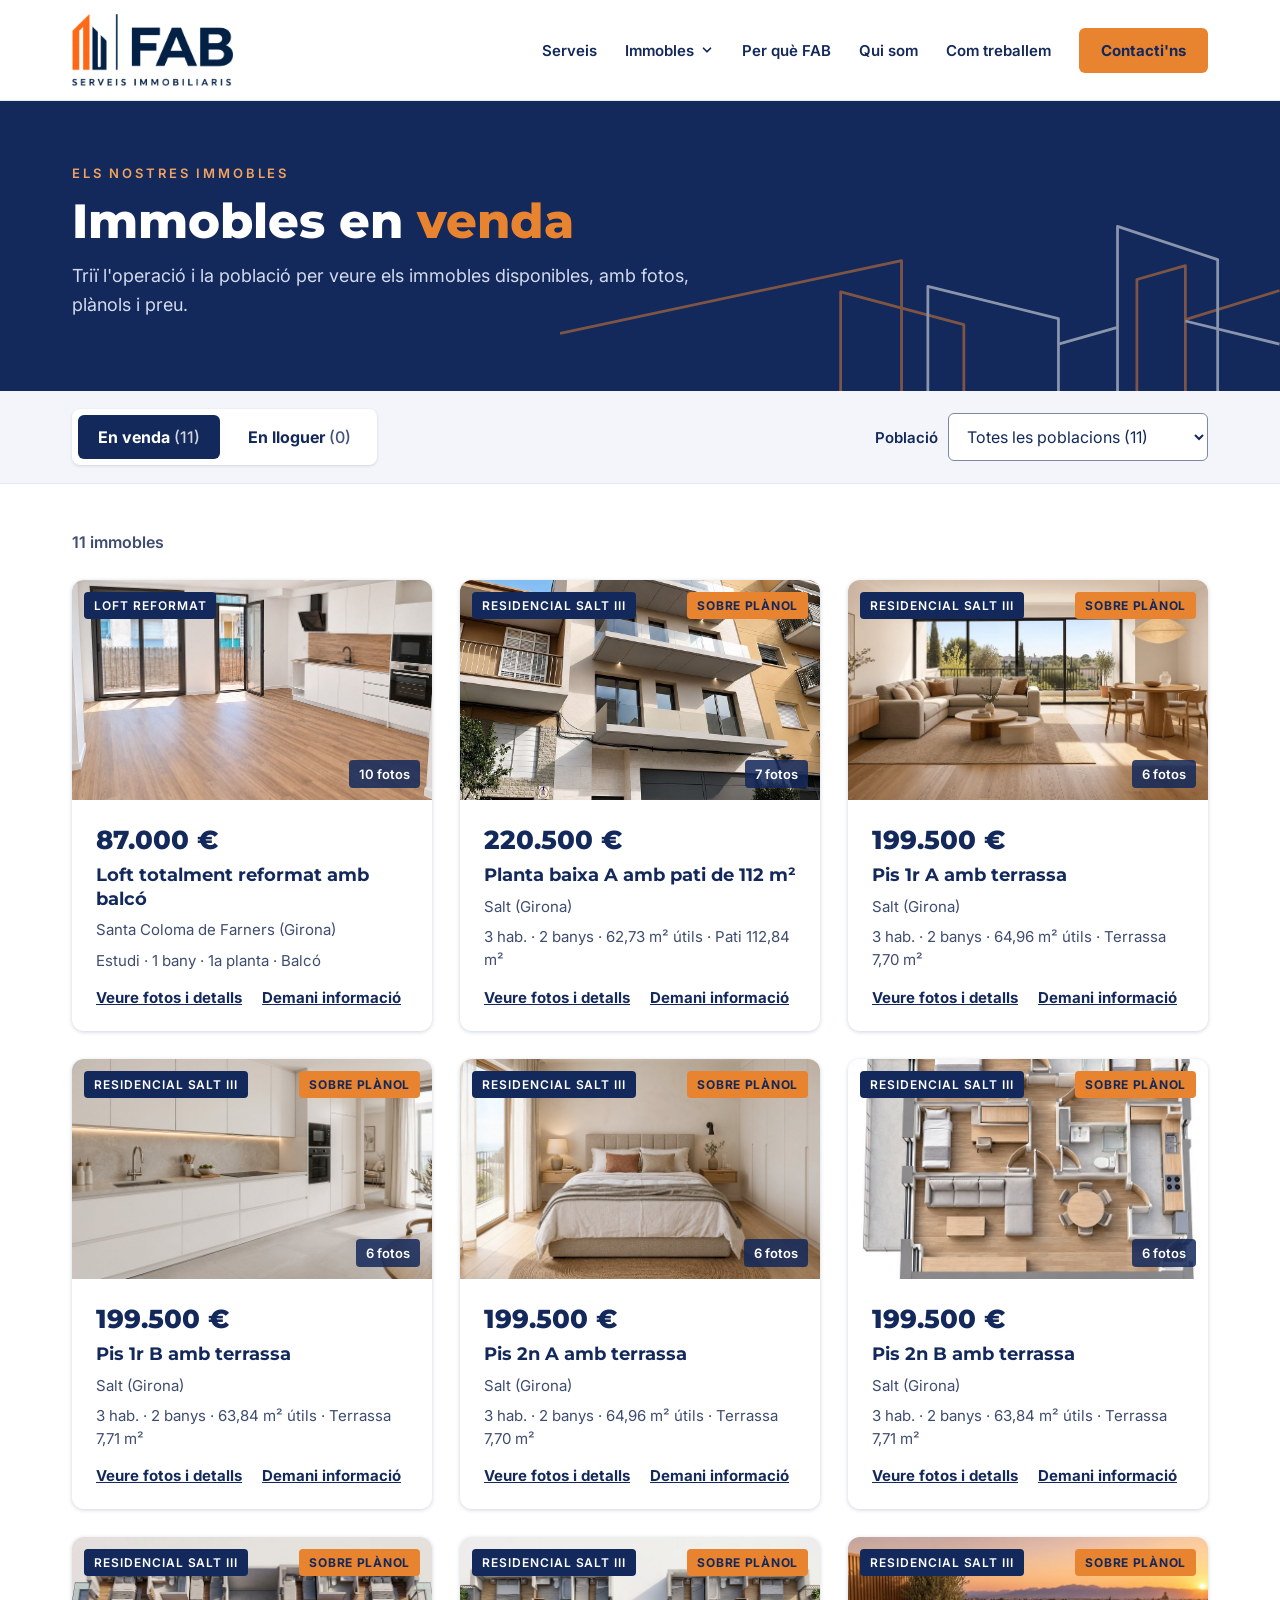
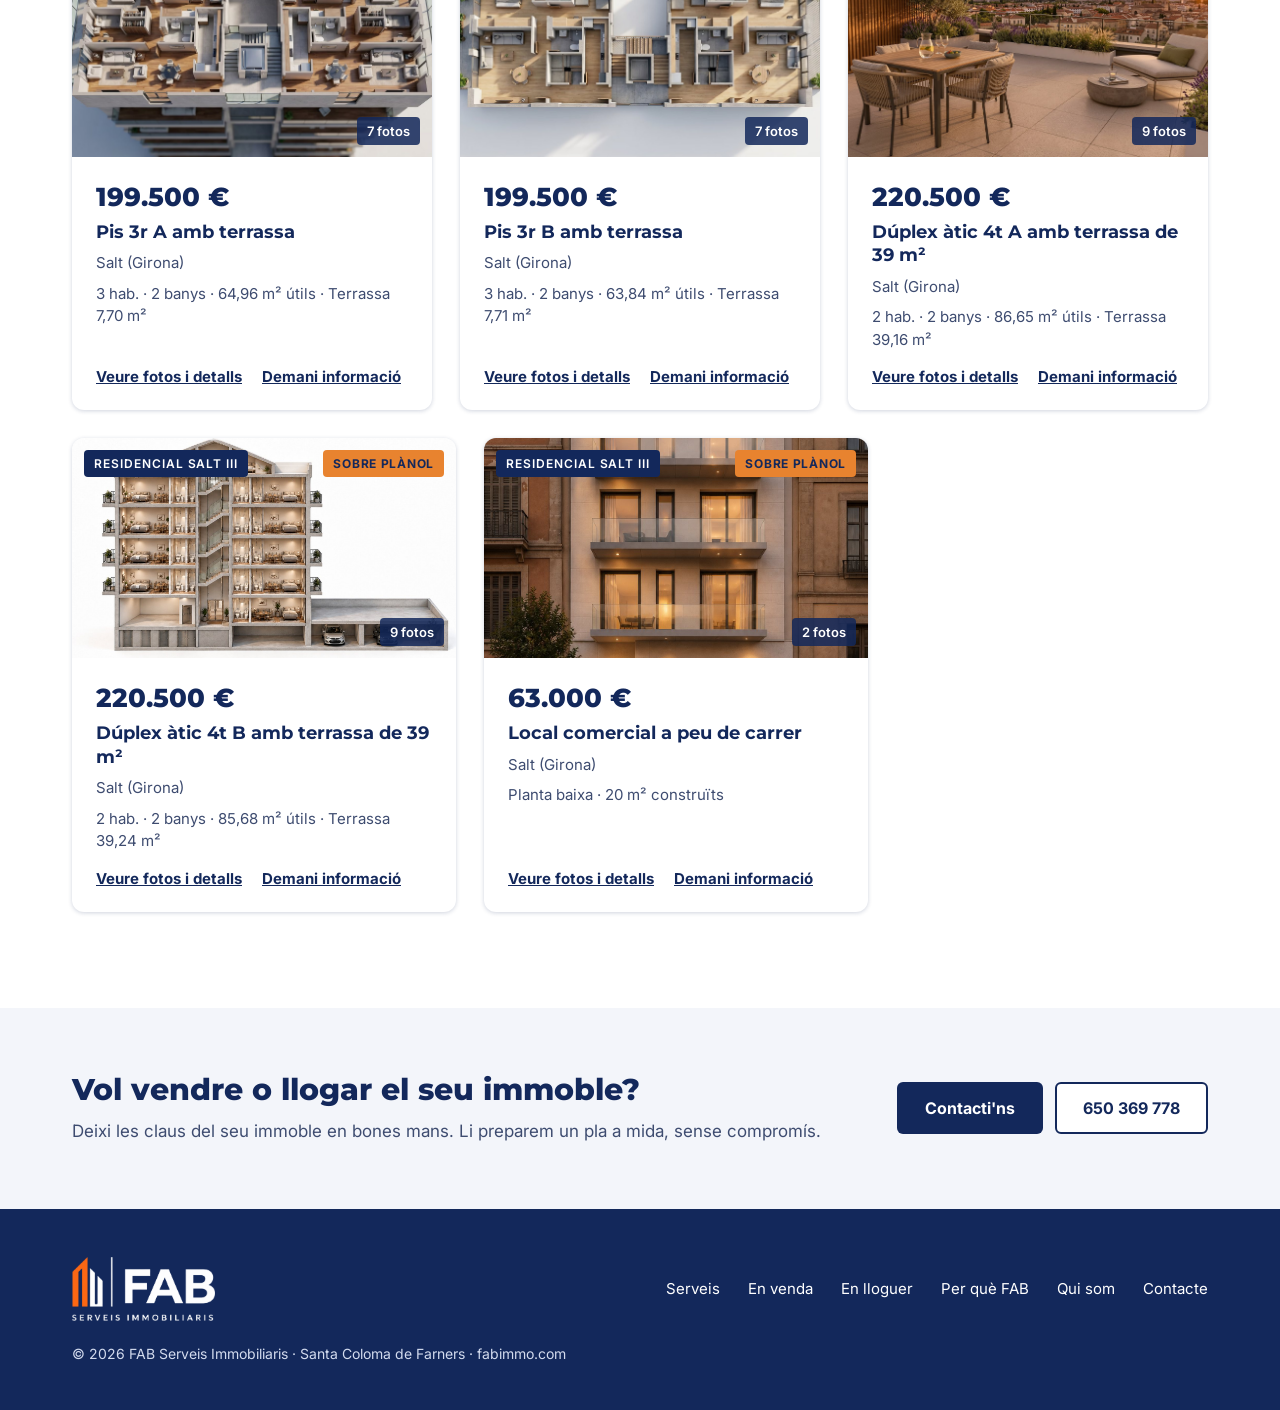
<file: immobles.html>
<!doctype html>
<html lang="ca">
<head>
<meta charset="utf-8">
<meta name="viewport" content="width=device-width, initial-scale=1">
<title>Immobles en venda i lloguer · FAB Serveis Immobiliaris</title>
<meta name="description" content="Pisos, dúplex i locals en venda i lloguer de FAB Serveis Immobiliaris. Filtri per població i consulti fotos, plànols i preus.">
<meta name="theme-color" content="#13285B">
<link rel="icon" type="image/png" href="logo-web.png">
<link rel="preconnect" href="https://fonts.googleapis.com">
<link rel="preconnect" href="https://fonts.gstatic.com" crossorigin>
<link href="https://fonts.googleapis.com/css2?family=Inter:wght@400;500;600&family=Montserrat:wght@500;600;700;800&display=swap" rel="stylesheet">
<style>html{scroll-behavior:smooth}
body{margin:0;font-family:Inter,system-ui,sans-serif;color:#13285B;background:#FFFFFF}
h1,h2,h3{font-family:Montserrat,system-ui,sans-serif;margin:0}
p{margin:0}
a{color:#13285B}a:hover{color:#A8500C}
a:focus-visible,button:focus-visible,input:focus-visible,select:focus-visible,textarea:focus-visible{outline:3px solid #E8832F;outline-offset:2px}

[hidden]{display:none!important}
</style>
<link rel="stylesheet" href="immobles.css">
</head>
<body>
<div style="min-width: 0; background: #FFFFFF">

<header style="background: #FFFFFF; border-bottom: 1px solid #E3E8F2">
<div style="max-width: 1200px; margin: 0 auto; padding: 14px 32px; box-sizing: border-box; display: flex; flex-wrap: wrap; align-items: center; justify-content: space-between; gap: 16px">
<a href="index.html#inici" style="display: block; line-height: 0">
<img src="logo-web.png" alt="FAB Serveis Immobiliaris, inici" style="height: 72px; width: auto; display: block">
</a>
<nav aria-label="Principal" style="display: flex; flex-wrap: wrap; align-items: center; gap: 8px 28px">
<a href="index.html#serveis" style="font-size: 15px; font-weight: 600; text-decoration: none; padding: 10px 0">Serveis</a>
<button type="button" aria-haspopup="true" id="menuBtn" aria-expanded="false" style="font-family: Inter, sans-serif; font-size: 15px; font-weight: 600; color: #13285B; background: none; border: 0; padding: 10px 0; cursor: pointer; display: flex; align-items: center; gap: 6px">Immobles
<svg id="chevUp" hidden width="14" height="14" viewBox="0 0 24 24" fill="none" stroke="#13285B" stroke-width="3" stroke-linecap="round" stroke-linejoin="round" aria-hidden="true"><path d="m6 15 6-6 6 6"></path></svg>
<svg id="chevDown" width="14" height="14" viewBox="0 0 24 24" fill="none" stroke="#13285B" stroke-width="3" stroke-linecap="round" stroke-linejoin="round" aria-hidden="true"><path d="m6 9 6 6 6-6"></path></svg>
</button>
<a href="index.html#per-que-fab" style="font-size: 15px; font-weight: 600; text-decoration: none; padding: 10px 0">Per què FAB</a>
<a href="index.html#qui-som" style="font-size: 15px; font-weight: 600; text-decoration: none; padding: 10px 0">Qui som</a>
<a href="index.html#com-treballem" style="font-size: 15px; font-weight: 600; text-decoration: none; padding: 10px 0">Com treballem</a>
<a href="index.html#contacte" style="font-size: 15px; font-weight: 700; text-decoration: none; background: #E8832F; color: #13285B; padding: 13px 22px; border-radius: 6px">Contacti'ns</a>
</nav>
</div>
<div id="menuPanel" hidden style="background: #F3F5FA; border-top: 1px solid #E3E8F2">
<div style="max-width: 1200px; margin: 0 auto; padding: 18px 32px; box-sizing: border-box; display: flex; flex-wrap: wrap; align-items: center; gap: 12px 16px">
<span style="font-size: 13px; font-weight: 600; letter-spacing: 0.18em; color: #A8500C; margin-right: 8px">ELS NOSTRES IMMOBLES</span>
<a href="immobles.html?op=venda" style="font-size: 16px; font-weight: 700; text-decoration: none; background: #13285B; color: #FFFFFF; padding: 12px 24px; border-radius: 6px">En venda</a>
<a href="immobles.html?op=lloguer" style="font-size: 16px; font-weight: 700; text-decoration: none; background: #E8832F; color: #13285B; padding: 12px 24px; border-radius: 6px">En lloguer</a>
</div>
</div>
</header>

<main>
<section style="background: #13285B; color: #FFFFFF; position: relative; overflow: hidden; z-index: 0">
<svg viewBox="0 0 1560 360" aria-hidden="true" style="position: absolute; right: 0; bottom: 0; width: 720px; max-width: 80%; height: auto; z-index: -1; opacity: 0.5">
<path d="M0 235 L740 77 V360 M608 360 V145 L875 216 V360 M1250 360 V118 L1355 88 V360 M1355 205 L1559 142" fill="none" stroke="#E8832F" stroke-width="6" stroke-linejoin="round"></path>
<path d="M797 360 V133 L1080 203 V360 M1080 258 L1208 222 M1208 360 V3 L1425 75 V360 M1355 208 L1559 258" fill="none" stroke="#FFFFFF" stroke-width="6" stroke-linejoin="round"></path>
</svg>
<div style="max-width: 1200px; margin: 0 auto; padding: 64px 32px 72px; box-sizing: border-box; display: flex; flex-direction: column; gap: 14px">
<span style="font-size: 13px; font-weight: 600; letter-spacing: 0.22em; color: #F2A25E">ELS NOSTRES IMMOBLES</span>
<h1 id="pTitol" style="font-size: 48px; line-height: 1.1; font-weight: 800">Immobles en <span style="color: #E8832F">venda</span></h1>
<p id="pSub" style="font-size: 18px; line-height: 1.6; color: #D3DBEE; max-width: 640px">Triï l'operació i la població per veure els immobles disponibles, amb fotos, plànols i preu.</p>
</div>
</section>

<section id="pFiltres" style="background: #F3F5FA; border-bottom: 1px solid #E3E8F2; position: sticky; top: 0; z-index: 5">
<div style="max-width: 1200px; margin: 0 auto; padding: 18px 32px; box-sizing: border-box; display: flex; flex-wrap: wrap; align-items: center; justify-content: space-between; gap: 16px">
<div role="tablist" aria-label="Operació" style="display: flex; gap: 8px; background: #FFFFFF; padding: 6px; border-radius: 8px; box-shadow: 0 1px 3px rgba(19,40,91,0.15)">
<button type="button" role="tab" class="op-tab" data-op="venda" aria-selected="true">En venda <span></span></button>
<button type="button" role="tab" class="op-tab" data-op="lloguer" aria-selected="false">En lloguer <span></span></button>
</div>
<label style="display: flex; align-items: center; gap: 10px; font-size: 15px; font-weight: 600">Població
<select id="fPob" style="font-family: Inter, sans-serif; font-size: 16px; padding: 12px 14px; border: 1px solid #7B88A8; border-radius: 6px; background: #FFFFFF; color: #13285B; min-width: 220px"></select>
</label>
</div>
</section>

<section style="background: #FFFFFF">
<div style="max-width: 1200px; margin: 0 auto; padding: 48px 32px 96px; box-sizing: border-box; display: flex; flex-direction: column; gap: 28px">
<p id="pCount" role="status" aria-live="polite" style="font-size: 16px; font-weight: 600; color: #3E4C70"></p>
<div id="pGrid" style="display: flex; flex-wrap: wrap; gap: 28px"></div>
<div id="pEmpty" hidden style="border: 2px dashed #7B88A8; border-radius: 12px; padding: 40px; box-sizing: border-box; background: #F3F5FA; display: flex; flex-wrap: wrap; align-items: center; justify-content: space-between; gap: 24px">
<div style="flex: 1 1 360px; min-width: 0; display: flex; flex-direction: column; gap: 10px">
<h3 id="pEmptyT" style="font-size: 22px; line-height: 1.25; font-weight: 700"></h3>
<p style="font-size: 17px; line-height: 1.6; color: #3E4C70">Si busca alguna cosa en concret, truqui'ns o escrigui'ns i l'ajudarem a trobar-ho.</p>
</div>
<a href="index.html#contacte" style="flex: none; font-size: 16px; font-weight: 700; text-decoration: none; background: #E8832F; color: #13285B; padding: 16px 28px; border-radius: 6px">Contacti'ns</a>
</div>
</div>
</section>

<section style="background: #F3F5FA">
<div style="max-width: 1200px; margin: 0 auto; padding: 64px 32px; box-sizing: border-box; display: flex; flex-wrap: wrap; align-items: center; justify-content: space-between; gap: 24px">
<div style="flex: 1 1 420px; min-width: 0; display: flex; flex-direction: column; gap: 10px">
<h2 style="font-size: 30px; line-height: 1.2; font-weight: 800">Vol vendre o llogar el seu immoble?</h2>
<p style="font-size: 17px; line-height: 1.6; color: #3E4C70">Deixi les claus del seu immoble en bones mans. Li preparem un pla a mida, sense compromís.</p>
</div>
<div style="display: flex; flex-wrap: wrap; gap: 12px">
<a href="index.html#contacte" style="font-size: 16px; font-weight: 700; text-decoration: none; background: #13285B; color: #FFFFFF; padding: 16px 28px; border-radius: 6px">Contacti'ns</a>
<a href="tel:+34650369778" style="font-size: 16px; font-weight: 700; text-decoration: none; background: #FFFFFF; color: #13285B; border: 2px solid #13285B; padding: 14px 26px; border-radius: 6px">650 369 778</a>
</div>
</div>
</section>
</main>

<footer style="background: #13285B; color: #D3DBEE">
<div style="max-width: 1200px; margin: 0 auto; padding: 48px 32px; box-sizing: border-box; display: flex; flex-wrap: wrap; align-items: center; justify-content: space-between; gap: 24px">
<img src="logo-web-clar.png" alt="FAB Serveis Immobiliaris" style="height: 64px; width: auto; display: block">
<nav aria-label="Peu de pàgina" style="display: flex; flex-wrap: wrap; gap: 8px 28px">
<a href="index.html#serveis" style="font-size: 15px; color: #FFFFFF; text-decoration: none; padding: 8px 0">Serveis</a>
<a href="immobles.html?op=venda" style="font-size: 15px; color: #FFFFFF; text-decoration: none; padding: 8px 0">En venda</a>
<a href="immobles.html?op=lloguer" style="font-size: 15px; color: #FFFFFF; text-decoration: none; padding: 8px 0">En lloguer</a>
<a href="index.html#per-que-fab" style="font-size: 15px; color: #FFFFFF; text-decoration: none; padding: 8px 0">Per què FAB</a>
<a href="index.html#qui-som" style="font-size: 15px; color: #FFFFFF; text-decoration: none; padding: 8px 0">Qui som</a>
<a href="index.html#contacte" style="font-size: 15px; color: #FFFFFF; text-decoration: none; padding: 8px 0">Contacte</a>
</nav>
<p style="font-size: 14px; color: #D3DBEE">© 2026 FAB Serveis Immobiliaris · Santa Coloma de Farners · fabimmo.com</p>
</div>
</footer>

</div>
<style>
.op-tab{font-family:Inter,sans-serif;font-size:16px;font-weight:700;border:0;border-radius:6px;padding:12px 20px;cursor:pointer;background:transparent;color:#13285B}
.op-tab[aria-selected="true"]{background:#13285B;color:#FFFFFF}
.op-tab span{font-weight:500;opacity:.8}
@media (max-width:640px){#pTitol{font-size:36px!important}#pFiltres{position:static!important}}
</style>
<script src="immobles.js"></script>
<script>
(function(){
var $=function(i){return document.getElementById(i)};
// menú Immobles de la capçalera
function setMenu(o){$('menuPanel').hidden=!o;$('menuBtn').setAttribute('aria-expanded',o);$('chevUp').hidden=!o;$('chevDown').hidden=o}
$('menuBtn').addEventListener('click',function(){setMenu($('menuPanel').hidden)});
document.addEventListener('keydown',function(e){if(e.key==='Escape')setMenu(false)});
var IM=window.FAB.IMMOBLES,NOM={venda:'venda',lloguer:'lloguer'};
var p=new URLSearchParams(location.search);
var st={op:p.get('op')==='lloguer'?'lloguer':'venda',pob:p.get('poblacio')||''};
function pobs(op){var c={};IM[op].forEach(function(it){var m=it.municipi||'Altres';c[m]=(c[m]||0)+1});return c}
function draw(push){
  var list=IM[st.op],c=pobs(st.op),sel=$('fPob');
  if(st.pob&&!c[st.pob])st.pob='';
  sel.innerHTML='<option value="">Totes les poblacions ('+list.length+')</option>'+Object.keys(c).sort().map(function(m){return '<option value="'+m.replace(/"/g,'&quot;')+'">'+m+' ('+c[m]+')</option>'}).join('');
  sel.value=st.pob;
  document.querySelectorAll('.op-tab').forEach(function(t){var o=t.getAttribute('data-op');t.setAttribute('aria-selected',o===st.op);t.querySelector('span').textContent='('+IM[o].length+')'});
  var f=list.filter(function(it){return !st.pob||(it.municipi||'Altres')===st.pob});
  $('pTitol').innerHTML='Immobles en <span style="color: #E8832F">'+NOM[st.op]+'</span>'+(st.pob?' a '+st.pob.replace(/</g,''):'');
  var g=$('pGrid');g.innerHTML='';f.forEach(function(it){g.appendChild(window.FAB.card(it))});
  $('pCount').textContent=f.length?f.length+(f.length===1?' immoble':' immobles')+(st.pob?' a '+st.pob:''):'';
  $('pEmpty').hidden=f.length>0;$('pEmptyT').textContent='Properament publicarem aquí els immobles en '+NOM[st.op];
  document.title='Immobles en '+NOM[st.op]+(st.pob?' a '+st.pob:'')+' · FAB Serveis Immobiliaris';
  var q='?op='+st.op+(st.pob?'&poblacio='+encodeURIComponent(st.pob):'');
  if(push)history.replaceState(null,'',q);
}
document.querySelectorAll('.op-tab').forEach(function(t){t.addEventListener('click',function(){st.op=t.getAttribute('data-op');st.pob='';draw(true)})});
$('fPob').addEventListener('change',function(){st.pob=this.value;draw(true)});
draw(false);
})();
</script>
</body>
</html>
</file>
<file: immobles.css>
.im-photo img{transition:transform .3s}.im-photo:hover img{transform:scale(1.03)}.im-photo{overflow:hidden}
#imModal{position:fixed;inset:0;z-index:1000;background:rgba(10,20,46,.88);display:flex;align-items:center;justify-content:center;padding:16px;box-sizing:border-box}
#imBox{background:#FFFFFF;border-radius:12px;max-width:1100px;width:100%;max-height:100%;overflow:auto;display:flex;flex-wrap:wrap}
#imGal{flex:1 1 560px;min-width:0;background:#0F1F47;position:relative;display:flex;flex-direction:column}
#imMain{width:100%;height:min(62vh,560px);object-fit:contain;display:block;background:#0F1F47}
.imNav{position:absolute;top:calc(min(62vh,560px)/2 - 24px);width:48px;height:48px;border-radius:50%;border:0;background:rgba(255,255,255,.92);color:#13285B;font-size:26px;line-height:1;cursor:pointer}
#imThumbs{display:flex;gap:8px;overflow-x:auto;padding:10px}
#imThumbs button{flex:none;padding:0;border:2px solid transparent;border-radius:4px;background:none;cursor:pointer;opacity:.6}
#imThumbs button[aria-current="true"]{border-color:#E8832F;opacity:1}
#imThumbs img{width:84px;height:56px;object-fit:cover;display:block;border-radius:2px}
#imInfo{flex:1 1 340px;min-width:0;padding:28px;box-sizing:border-box;display:flex;flex-direction:column;gap:14px}
#imFitxa{list-style:none;margin:0;padding:0;display:flex;flex-direction:column}
#imFitxa li{display:flex;justify-content:space-between;gap:12px;padding:8px 0;border-bottom:1px solid #E3E8F2;font-size:15px}
#imFitxa li span:last-child{font-weight:600}
@media (max-width:640px){#imClose{position:fixed;top:24px;right:24px;z-index:2;box-shadow:0 2px 8px rgba(0,0,0,.3)}#imMain{height:46vh}.imNav{top:calc(23vh - 24px)}#imInfo{padding:20px}}

.im-card{flex:1 1 300px;max-width:384px;min-width:0;background:#FFFFFF;border-radius:12px;overflow:hidden;box-shadow:0 1px 4px rgba(19,40,91,.2);display:flex;flex-direction:column}
.im-photo{position:relative;padding:0;border:0;background:#E3E8F2;cursor:pointer;display:block;width:100%}
.im-photo img{width:100%;height:220px;object-fit:cover;display:block}
.im-tag{position:absolute;left:12px;top:12px;background:#13285B;color:#FFFFFF;font:600 12px Inter,sans-serif;letter-spacing:.08em;padding:6px 10px;border-radius:4px}
.im-n{position:absolute;right:12px;bottom:12px;background:rgba(19,40,91,.85);color:#FFFFFF;font:600 13px Inter,sans-serif;padding:6px 10px;border-radius:4px}
.im-body{padding:24px;display:flex;flex-direction:column;gap:8px;overflow-wrap:anywhere;flex:1}
.im-body h3{font-size:18px;line-height:1.3;font-weight:700}
.im-body p{font-size:15px;line-height:1.5;color:#3E4C70}
.im-preu{font:800 26px Montserrat,sans-serif}
.im-acc{margin-top:auto;padding-top:8px;display:flex;flex-wrap:wrap;gap:8px 20px}
.im-acc a,.im-link{font:700 15px Inter,sans-serif;color:#13285B}
.im-link{background:none;border:0;padding:0;cursor:pointer;text-decoration:underline}
#imCount{position:absolute;left:12px;top:12px;background:rgba(19,40,91,.85);color:#FFFFFF;font-size:13px;font-weight:600;padding:6px 10px;border-radius:4px}
#imCaption{color:#D3DBEE;font-size:13px;padding:10px 12px 0}
#imEtiqueta{font-size:13px;font-weight:600;letter-spacing:.18em;color:#A8500C}
#imClose{border:0;background:#F3F5FA;color:#13285B;width:40px;height:40px;border-radius:50%;font-size:22px;line-height:1;cursor:pointer;flex:none}
#imPreu{font:800 32px Montserrat,sans-serif}
#imTitol{font-size:22px;line-height:1.25;font-weight:700}
#imPoblacio{font-size:15px;color:#3E4C70}
#imDesc{font-size:16px;line-height:1.6;color:#3E4C70}
.im-btn{font:700 16px Montserrat,sans-serif;text-decoration:none;background:#E8832F;color:#13285B;padding:14px 26px;border-radius:6px}
.im-tel{font-size:15px;font-weight:700;color:#13285B}
.im-estat{position:absolute;right:12px;top:12px;background:#E8832F;color:#13285B;font:700 12px Inter,sans-serif;letter-spacing:.06em;padding:6px 10px;border-radius:4px;text-transform:uppercase}
</file>
